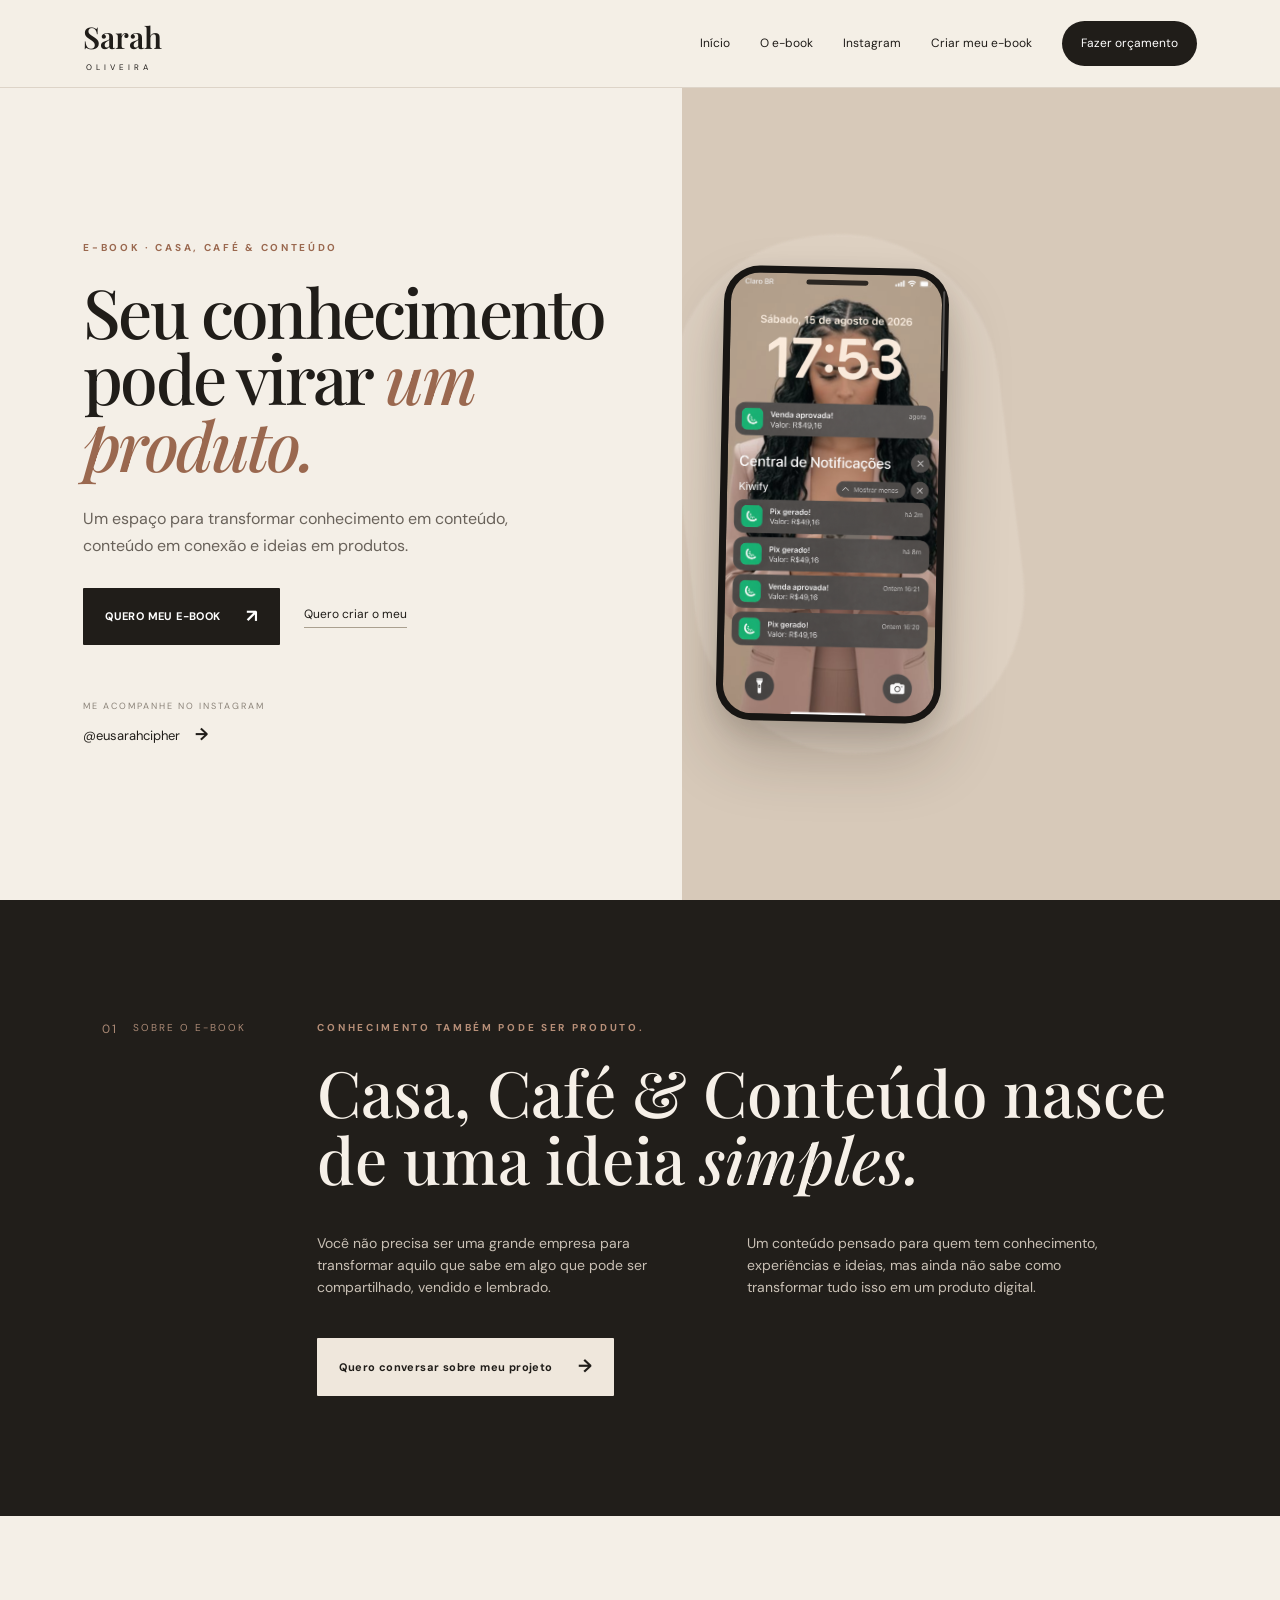
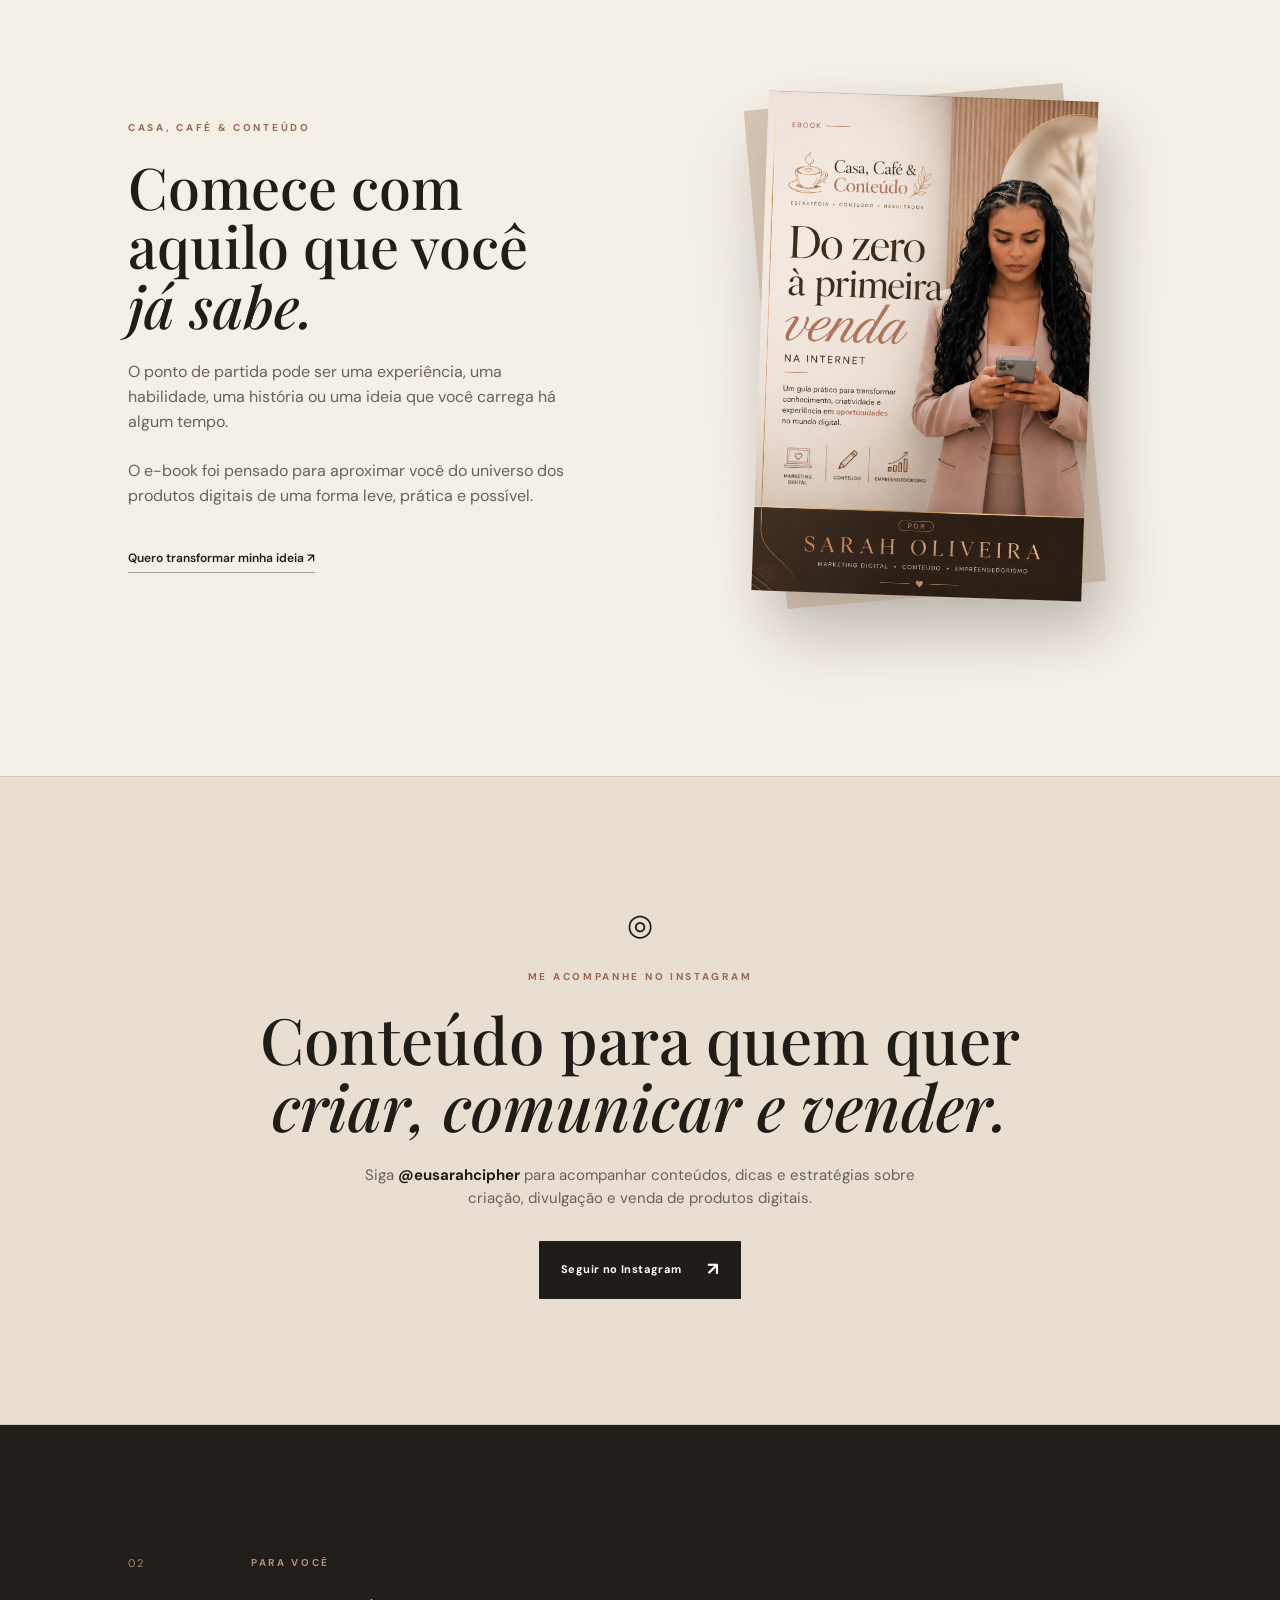
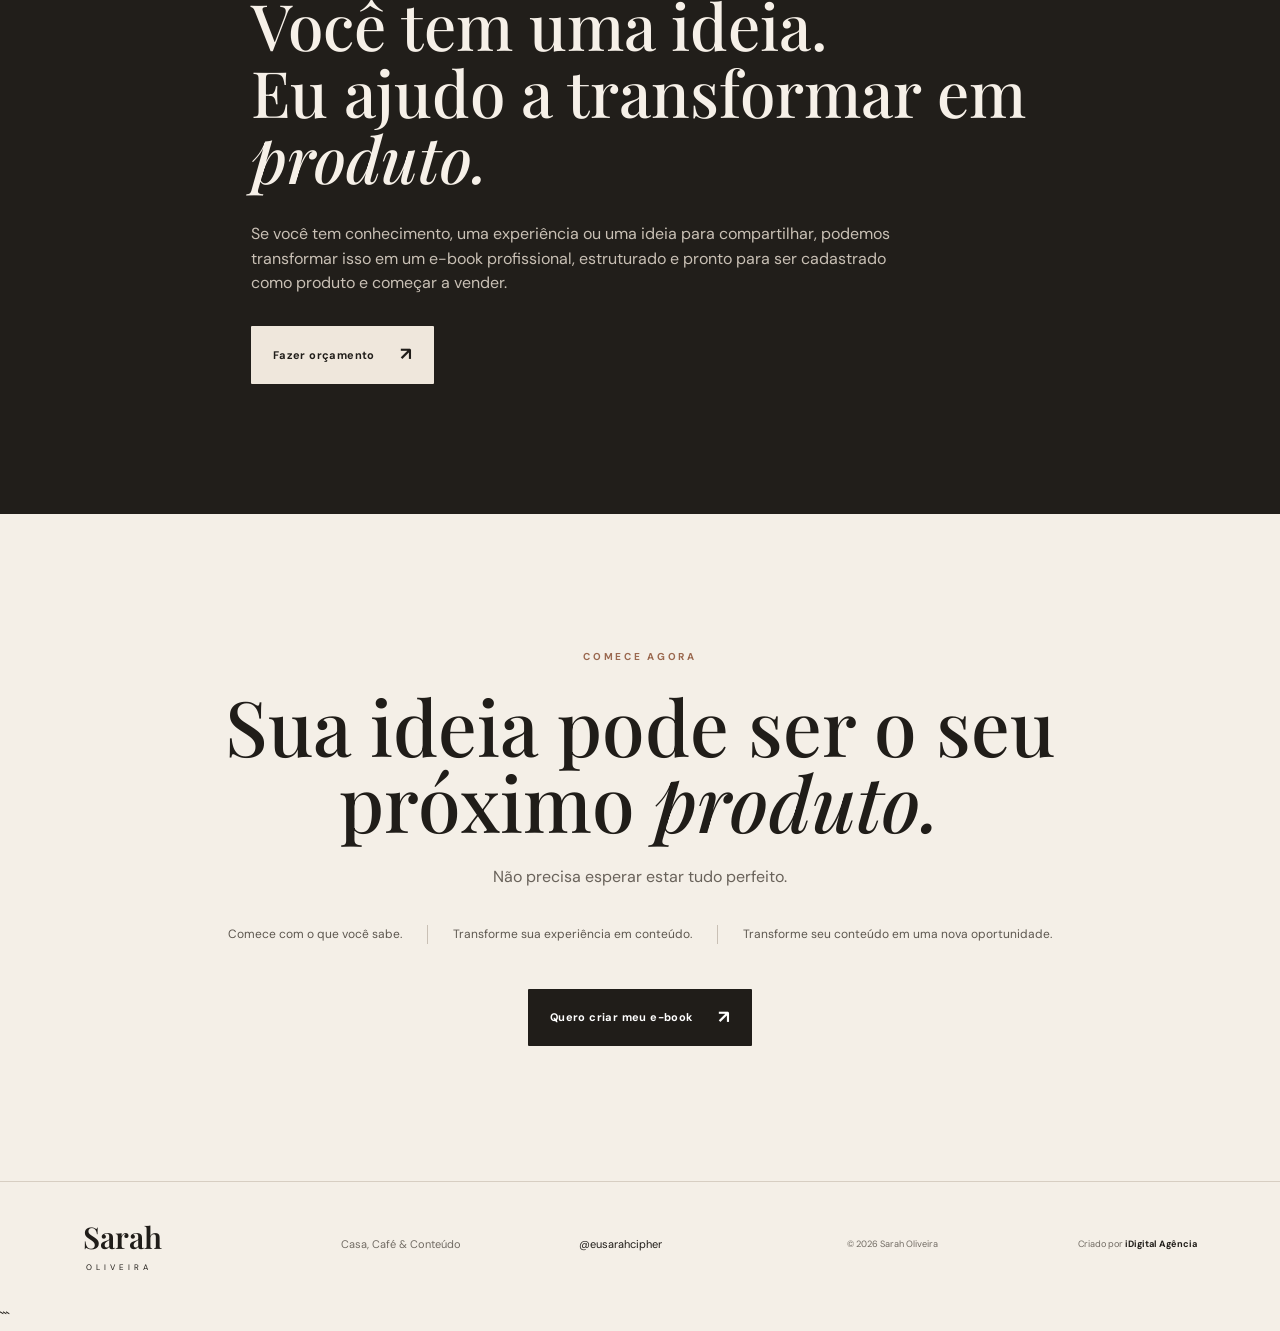
<file: index.html>
<!DOCTYPE html>
<html lang="pt-BR">
<head>
  <meta charset="UTF-8">
  <meta name="viewport" content="width=device-width, initial-scale=1.0">
  <meta name="description" content="Casa, Café & Conteúdo — um e-book para transformar conhecimento em conteúdo, conexão e produtos digitais.">
  <title>Casa, Café & Conteúdo | Sarah Oliveira</title>

  <link rel="preconnect" href="https://fonts.googleapis.com">
  <link rel="preconnect" href="https://fonts.gstatic.com" crossorigin>
  <link href="https://fonts.googleapis.com/css2?family=DM+Sans:wght@400;500;600;700&family=Playfair+Display:ital,wght@0,500;0,600;1,500;1,600&display=swap" rel="stylesheet">

  <link rel="stylesheet" href="style.css">
</head>

<body>

  <!-- =========================
       CABEÇALHO
  ========================== -->
  <header class="site-header">

    <a href="#inicio" class="brand">
      <span>Sarah</span>
      <small>OLIVEIRA</small>
    </a>

    <button class="menu-button" aria-label="Abrir menu" aria-expanded="false">
      <span></span>
      <span></span>
    </button>

    <nav class="nav" aria-label="Navegação principal">
      <a href="#inicio">Início</a>
      <a href="#ebook">O e-book</a>
      <a href="#instagram">Instagram</a>
      <a href="#criar">Criar meu e-book</a>
      <a class="nav-button" href="orcamento.html">Fazer orçamento</a>
    </nav>

  </header>


<!-- =========================
     HERO
========================== -->
<section class="hero" id="inicio">

  <div class="hero-content reveal">

    <p class="kicker">
      E-BOOK · CASA, CAFÉ & CONTEÚDO
    </p>

    <h1>
      Seu conhecimento<br>
      pode virar <i>um produto.</i>
    </h1>

    <p class="hero-lead">
      Um espaço para transformar conhecimento em conteúdo,
      conteúdo em conexão e ideias em produtos.
    </p>

    <div class="hero-actions">

      <a class="button dark" href="https://pay.kiwify.com.br/VkHYacC">
        QUERO MEU E-BOOK <span>↗</span>
      </a>

      <a class="simple-link" href="#criar">
        Quero criar o meu
      </a>

    </div>

    <div class="instagram-mini">

      <span>ME ACOMPANHE NO INSTAGRAM</span>

      <a
        href="https://instagram.com/eusarahcipher"
        target="_blank"
        rel="noopener"
      >
        @eusarahcipher <b>→</b>
      </a>

    </div>

  </div>


  <div class="hero-image reveal">

    <div class="phone-mockup">

      <div class="phone-speaker"></div>

      <img
        src="img/capa-ebook.png"
        alt="Capa do e-book Casa, Café & Conteúdo"
      >

    </div>

  </div>

</section>

    <!-- SOBRE O E-BOOK -->
    <section class="intro-section" id="ebook">

      <div class="intro-label">
        <span>01</span>
        <p>SOBRE O E-BOOK</p>
      </div>

      <div class="intro-copy">

        <p class="kicker">
          CONHECIMENTO TAMBÉM PODE SER PRODUTO.
        </p>

        <h2>
          Casa, Café & Conteúdo nasce de uma ideia
          <i>simples.</i>
        </h2>

        <div class="copy-columns">

          <p>
            Você não precisa ser uma grande empresa para transformar
            aquilo que sabe em algo que pode ser compartilhado,
            vendido e lembrado.
          </p>

          <p>
            Um conteúdo pensado para quem tem conhecimento,
            experiências e ideias, mas ainda não sabe como
            transformar tudo isso em um produto digital.
          </p>

        </div>

        <a href="orcamento.html" class="button light">
          Quero conversar sobre meu projeto <span>→</span>
        </a>

      </div>

    </section>


    <!-- LIVRO -->
    <section class="book-section">

      <div class="book-copy reveal">

        <p class="kicker">
          CASA, CAFÉ & CONTEÚDO
        </p>

        <h2>
          Comece com aquilo que você
          <i>já sabe.</i>
        </h2>

        <p>
          O ponto de partida pode ser uma experiência,
          uma habilidade, uma história ou uma ideia
          que você carrega há algum tempo.
        </p>

        <p>
          O e-book foi pensado para aproximar você do
          universo dos produtos digitais de uma forma
          leve, prática e possível.
        </p>

        <a href="orcamento.html" class="text-arrow">
          Quero transformar minha ideia <span>↗</span>
        </a>

      </div>


      <div class="book-mockup reveal">

        <div class="book-shadow"></div>

        <img
          src="img/capa-ebook1.png"
          alt="Apresentação visual do e-book Casa, Café & Conteúdo"
        >

      </div>

    </section>


    <!-- INSTAGRAM -->
    <section class="instagram-section" id="instagram">

      <div class="insta-icon">
        ◎
      </div>

      <p class="kicker">
        ME ACOMPANHE NO INSTAGRAM
      </p>

      <h2>
        Conteúdo para quem quer<br>
        <i>criar, comunicar e vender.</i>
      </h2>

      <p>
        Siga <strong>@eusarahcipher</strong> para acompanhar
        conteúdos, dicas e estratégias sobre criação,
        divulgação e venda de produtos digitais.
      </p>

      <a
        class="button dark"
        href="https://instagram.com/eusarahcipher"
        target="_blank"
        rel="noopener"
      >
        Seguir no Instagram <span>↗</span>
      </a>

    </section>


    <!-- CRIAR E-BOOK -->
    <section class="create-section" id="criar">

      <div class="create-number">
        02
      </div>

      <div class="create-copy">

        <p class="kicker">
          PARA VOCÊ
        </p>

        <h2>
          Você tem uma ideia.<br>
          Eu ajudo a transformar em
          <i>produto.</i>
        </h2>

        <p>
          Se você tem conhecimento, uma experiência ou
          uma ideia para compartilhar, podemos transformar
          isso em um e-book profissional, estruturado e
          pronto para ser cadastrado como produto e
          começar a vender.
        </p>

        <a href="orcamento.html" class="button light">
          Fazer orçamento <span>↗</span>
        </a>

      </div>

    </section>


    <!-- CTA FINAL -->
    <section class="final-cta">

      <p class="kicker">
        COMECE AGORA
      </p>

      <h2>
        Sua ideia pode ser o seu próximo
        <i>produto.</i>
      </h2>

      <p>
        Não precisa esperar estar tudo perfeito.
      </p>

      <div class="steps">

        <span>
          Comece com o que você sabe.
        </span>

        <span>
          Transforme sua experiência em conteúdo.
        </span>

        <span>
          Transforme seu conteúdo em uma nova oportunidade.
        </span>

      </div>

      <a href="orcamento.html" class="button dark">
        Quero criar meu e-book <span>↗</span>
      </a>

    </section>

  </main>


  <!-- =========================
       RODAPÉ
  ========================== -->
  <footer>

    <div class="brand footer-brand">
      <span>Sarah</span>
      <small>OLIVEIRA</small>
    </div>

    <p>
      Casa, Café & Conteúdo
    </p>

    <a
      href="https://instagram.com/eusarahcipher"
      target="_blank"
      rel="noopener"
    >
      @eusarahcipher
    </a>

    <small>
      © <span id="year"></span> Sarah Oliveira
    </small>

    <small class="created-by">
      Criado por
      <strong>iDigital Agência</strong>
    </small>

  </footer>


  <script src="script.js"></script>

</body>
</html>
```
</file>
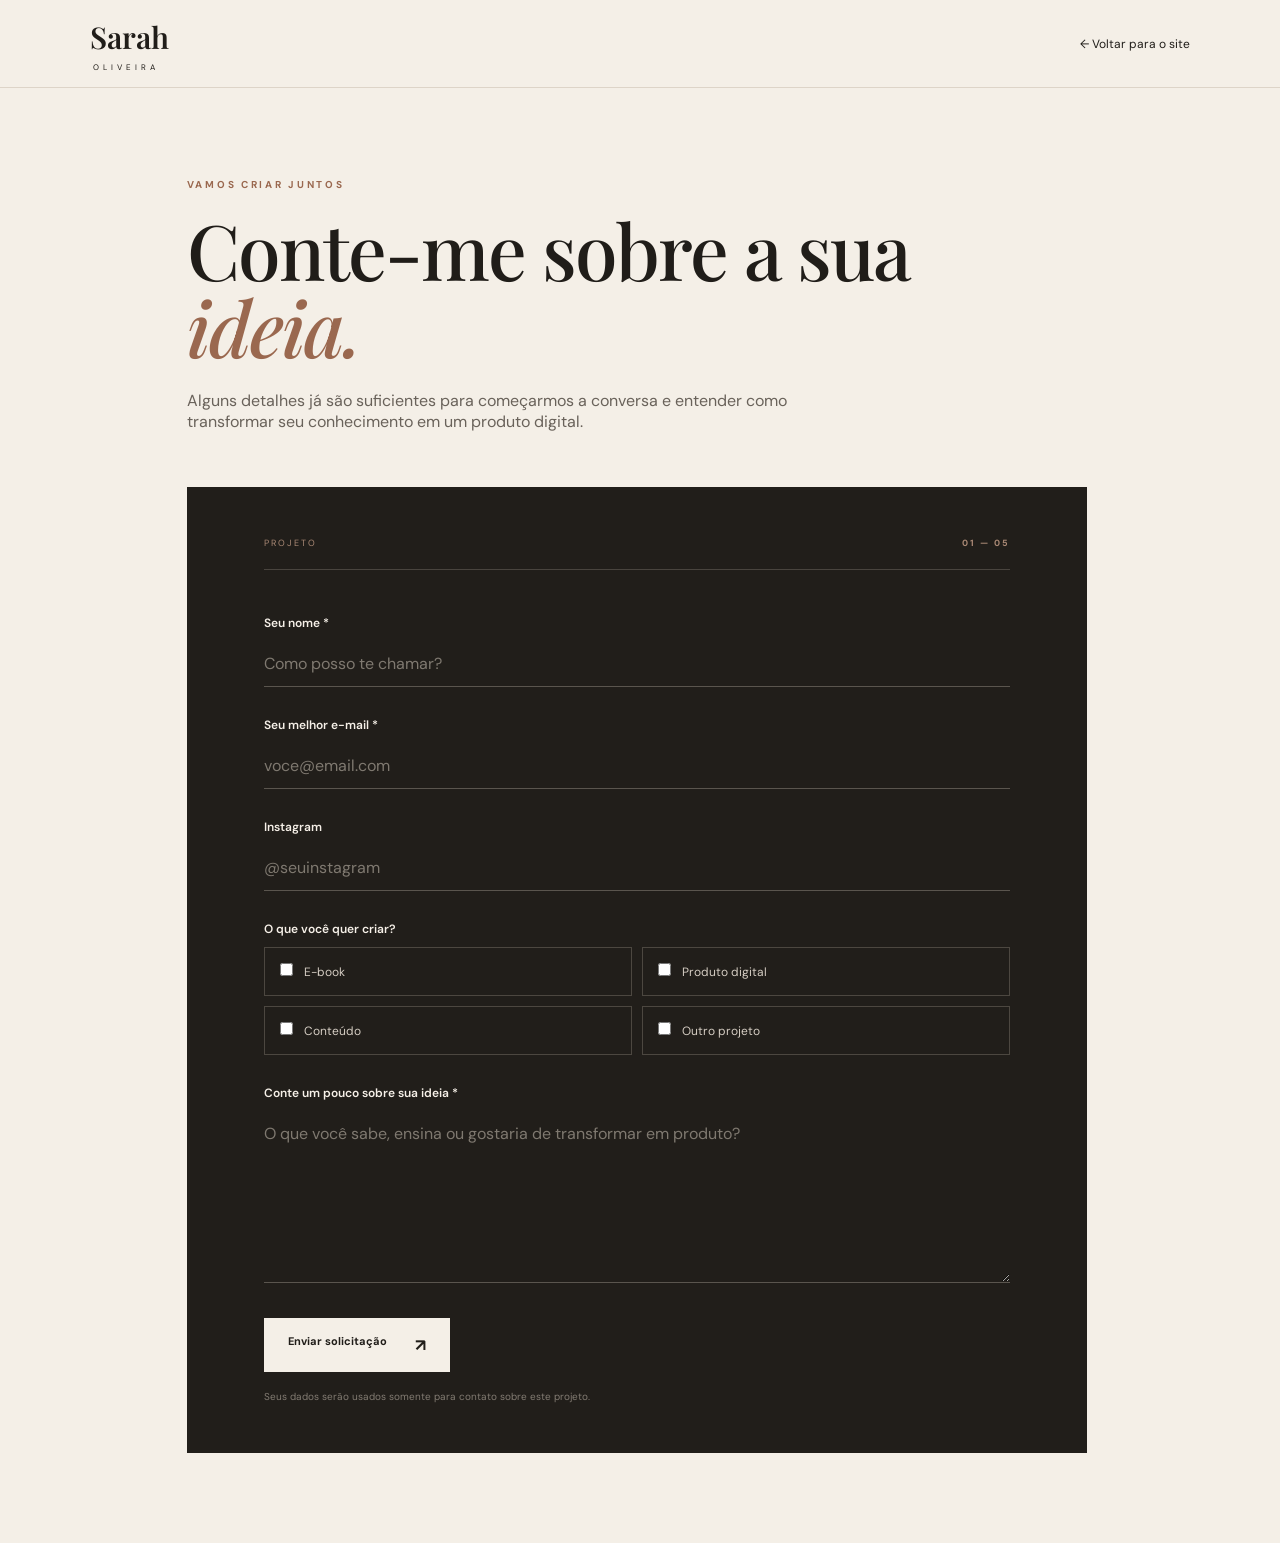
<file: orcamento.html>
<!DOCTYPE html>
<html lang="pt-BR">
<head>
<meta charset="UTF-8"><meta name="viewport" content="width=device-width,initial-scale=1.0">
<title>Fazer orçamento | Sarah Oliveira</title>
<link rel="preconnect" href="https://fonts.googleapis.com"><link rel="preconnect" href="https://fonts.gstatic.com" crossorigin>
<link href="https://fonts.googleapis.com/css2?family=DM+Sans:wght@400;500;600;700&family=Playfair+Display:ital,wght@0,500;0,600;1,500&display=swap" rel="stylesheet">
<link rel="stylesheet" href="orcamento.css">
</head>
<body>
<header><a class="brand" href="index.html"><span>Sarah</span><small>OLIVEIRA</small></a><a class="back" href="index.html">← Voltar para o site</a></header>
<main>
<section class="intro"><p class="kicker">VAMOS CRIAR JUNTOS</p><h1>Conte-me sobre a sua <i>ideia.</i></h1><p>Alguns detalhes já são suficientes para começarmos a conversa e entender como transformar seu conhecimento em um produto digital.</p></section>
<form id="budgetForm" class="form">
<div class="form-top"><span>PROJETO</span><b>01 — 05</b></div>
<div class="field"><label for="nome">Seu nome *</label><input id="nome" name="nome" required placeholder="Como posso te chamar?"></div>
<div class="field"><label for="email">Seu melhor e-mail *</label><input id="email" name="email" type="email" required placeholder="voce@email.com"></div>
<div class="field"><label for="instagram">Instagram</label><input id="instagram" name="instagram" placeholder="@seuinstagram"></div>
<div class="field"><label>O que você quer criar?</label><div class="options"><label><input type="checkbox" name="tipo" value="E-book"> E-book</label><label><input type="checkbox" name="tipo" value="Produto digital"> Produto digital</label><label><input type="checkbox" name="tipo" value="Conteúdo"> Conteúdo</label><label><input type="checkbox" name="tipo" value="Outro projeto"> Outro projeto</label></div></div>
<div class="field"><label for="mensagem">Conte um pouco sobre sua ideia *</label><textarea id="mensagem" name="mensagem" required rows="7" placeholder="O que você sabe, ensina ou gostaria de transformar em produto?"></textarea></div>
<button type="submit" class="submit">Enviar solicitação <span>↗</span></button>
<p class="privacy">Seus dados serão usados somente para contato sobre este projeto.</p>
</form>
<section class="success" id="success" hidden><p class="kicker">TUDO CERTO</p><h2>Sua ideia já deu o primeiro passo.</h2><p>Obrigada! Suas informações foram preparadas e o WhatsApp será aberto para você enviar sua solicitação.</p><a href="index.html">Voltar para Casa, Café & Conteúdo →</a></section>
</main>
<script src="orcamento.js"></script>
</body>
</html>
</file>
<file: style.css>
/* =========================================================
   CASA, CAFÉ & CONTEÚDO
   SARAH OLIVEIRA
   CSS RESPONSIVO
========================================================= */

* {
    box-sizing: border-box;
    margin: 0;
    padding: 0;
}

html {
    scroll-behavior: smooth;
    overflow-x: hidden;
}

body {
    background: #f4efe7;
    color: #201d19;
    font-family: "DM Sans", sans-serif;
    line-height: 1.55;
    overflow-x: hidden;
}

img {
    max-width: 100%;
}

a {
    -webkit-tap-highlight-color: transparent;
}


/* =========================================================
   CABEÇALHO
========================================================= */

.site-header {
    height: 88px;
    padding: 0 6.5vw;

    display: flex;
    align-items: center;
    justify-content: space-between;

    border-bottom: 1px solid #ddd4c8;

    background: rgba(244, 239, 231, 0.96);
    backdrop-filter: blur(14px);

    position: sticky;
    top: 0;
    z-index: 100;
}


/* MARCA */

.brand {
    color: #201d19;
    text-decoration: none;

    display: flex;
    flex-direction: column;

    line-height: 0.85;

    flex-shrink: 0;
}

.brand span {
    font: 600 30px "Playfair Display", serif;
}

.brand small {
    font-size: 8px;
    letter-spacing: 4px;

    margin-left: 3px;
    margin-top: 7px;
}


/* MENU DESKTOP */

.nav {
    display: flex;
    align-items: center;
    gap: 30px;
}

.nav a {
    font-size: 12px;
    color: #201d19;
    text-decoration: none;

    transition: 0.25s ease;
}

.nav a:hover {
    color: #9a684f;
}

.nav-button {
    background: #201d19 !important;
    color: #fff !important;

    padding: 13px 19px;

    border-radius: 30px;
}

.nav-button:hover {
    background: #9a684f !important;
}


/* BOTÃO MOBILE */

.menu-button {
    display: none;

    border: 0;
    background: transparent;

    width: 34px;
    height: 34px;

    cursor: pointer;

    padding: 4px;
}

.menu-button span {
    display: block;

    width: 100%;
    height: 1px;

    background: #201d19;

    margin: 7px 0;

    transition: 0.3s ease;
}


/* =========================================================
   ELEMENTOS GERAIS
========================================================= */

.kicker {
    font-size: 10px;
    letter-spacing: 2.7px;
    font-weight: 700;

    color: #9a684f;

    margin-bottom: 22px;
}

.button {
    display: inline-flex;
    align-items: center;
    justify-content: center;

    gap: 25px;

    min-height: 48px;

    padding: 15px 22px;

    text-decoration: none;

    font-size: 11px;
    letter-spacing: 0.4px;
    font-weight: 700;

    border-radius: 1px;

    transition: 0.25s ease;

    cursor: pointer;
}

.button span {
    font-size: 18px;
}

.button.dark {
    background: #201d19;
    color: #fff;
}

.button.dark:hover {
    background: #9a684f;
    transform: translateY(-2px);
}

.button.light {
    background: #efe7dc;
    color: #201d19;
}

.button.light:hover {
    background: #fff;
    transform: translateY(-2px);
}

.simple-link,
.text-arrow {
    color: #201d19;

    text-decoration: none;

    border-bottom: 1px solid #aaa08f;

    padding-bottom: 4px;

    font-size: 12px;
}

.simple-link:hover,
.text-arrow:hover {
    color: #9a684f;
    border-color: #9a684f;
}


/* =========================================================
   HERO — MOCKUP PROFISSIONAL
========================================================= */

.hero {
    min-height: calc(100vh - 88px);

    display: grid;
    grid-template-columns: 50% 50%;

    padding-left: 6.5vw;

    overflow: hidden;
}


/* =========================================================
   CONTEÚDO DO HERO
========================================================= */

.hero-content {
    display: flex;
    justify-content: center;
    flex-direction: column;

    padding: 65px 5vw 65px 0;

    min-width: 0;

    position: relative;
    z-index: 5;
}

.hero h1 {
    font:
        500 clamp(48px, 5.3vw, 78px) / 0.98
        "Playfair Display", serif;

    letter-spacing: -2.8px;

    max-width: 650px;
}

.hero h1 i {
    font-style: italic;
    color: #9a684f;
}

.hero-lead {
    max-width: 470px;

    color: #69625a;

    font-size: 16px;

    line-height: 1.7;

    margin: 28px 0;
}

.hero-actions {
    display: flex;
    align-items: center;

    gap: 24px;

    flex-wrap: wrap;
}

.instagram-mini {
    margin-top: 55px;

    display: flex;
    flex-direction: column;

    gap: 7px;
}

.instagram-mini span {
    font-size: 9px;

    letter-spacing: 2px;

    color: #8b8379;
}

.instagram-mini a {
    font-size: 13px;

    color: #201d19;

    text-decoration: none;
}

.instagram-mini a:hover {
    color: #9a684f;
}

.instagram-mini b {
    margin-left: 12px;

    font-size: 17px;
}


/* =========================================================
   ÁREA DO MOCKUP
========================================================= */

.hero-image {
    min-height: calc(100vh - 88px);

    position: relative;

    background: #d7c9b9;

    overflow: hidden;

    display: flex;

    align-items: center;

    justify-content: flex-start;

    padding-left: clamp(15px, 3vw, 45px);

    isolation: isolate;
}


/* detalhe de fundo extremamente discreto */

.hero-image::before {
    content: "";

    position: absolute;

    width: 330px;
    height: 520px;

    border-radius: 160px;

    background: rgba(239, 231, 220, 0.28);

    left: 0;

    top: 50%;

    transform:
        translateY(-50%)
        rotate(-7deg);

    z-index: -1;

    filter: blur(1px);
}


/* =========================================================
   MOCKUP DO CELULAR
========================================================= */

.phone-mockup {
    position: relative;

    width: 225px;
    height: 455px;

    padding: 7px;

    background: #171513;

    border-radius: 36px;

    transform: rotate(1.2deg);

    box-shadow:
        0 35px 65px rgba(35, 25, 15, 0.22),
        0 10px 25px rgba(35, 25, 15, 0.12);

    transition:
        transform 0.4s ease,
        box-shadow 0.4s ease;
}


/* tela */

.phone-mockup img {
    width: 100%;
    height: 100%;

    display: block;

    object-fit: cover;

    border-radius: 29px;

    filter: saturate(0.84);
}


/* pequeno acabamento superior */

.phone-speaker {
    position: absolute;

    z-index: 5;

    top: 13px;

    left: 50%;

    width: 62px;
    height: 5px;

    transform: translateX(-50%);

    background: rgba(20, 18, 16, 0.85);

    border-radius: 10px;
}


/* brilho lateral */

.phone-mockup::after {
    content: "";

    position: absolute;

    top: 22px;
    right: 4px;

    width: 2px;
    height: 80px;

    border-radius: 4px;

    background: rgba(255, 255, 255, 0.25);
}


/* hover desktop */

@media (hover: hover) {

    .phone-mockup:hover {
        transform:
            rotate(0deg)
            translateY(-8px);

        box-shadow:
            0 45px 75px rgba(35, 25, 15, 0.26),
            0 15px 30px rgba(35, 25, 15, 0.14);
    }

}


/* =========================================================
   REMOVE ELEMENTOS ANTIGOS
========================================================= */

.image-overlay,
.coffee-details {
    display: none !important;
}


/* =========================================================
   TABLET
========================================================= */

@media (max-width: 1100px) {

    .hero {
        grid-template-columns: 52% 48%;

        padding-left: 5vw;
    }

    .hero-content {
        padding-right: 4vw;
    }

    .hero h1 {
        font-size: clamp(45px, 5.2vw, 68px);
    }

    .hero-image {
        padding-left: 15px;
    }

    .phone-mockup {
        width: 210px;
        height: 425px;
    }

    .hero-image::before {
        width: 300px;
        height: 490px;
    }
}


/* =========================================================
   TABLET / CELULAR
========================================================= */

@media (max-width: 900px) {

    .hero {
        min-height: auto;

        display: flex;

        flex-direction: column;

        padding-left: 0;
    }


    /* texto */

    .hero-content {
        order: 1;

        padding:
            65px
            7vw
            35px;

        min-height: auto;
    }

    .hero h1 {
        font-size: clamp(48px, 9vw, 65px);

        letter-spacing: -2px;
    }

    .hero-lead {
        font-size: 15px;

        margin: 24px 0;
    }

    .instagram-mini {
        margin-top: 40px;
    }


    /* mockup */

    .hero-image {
        order: 2;

        width: 100%;

        min-height: 480px;

        height: 480px;

        padding: 20px 0 45px;

        justify-content: center;

        align-items: center;
    }

    .phone-mockup {
        width: 215px;
        height: 435px;

        border-radius: 34px;
    }

    .phone-mockup img {
        border-radius: 27px;
    }

    .hero-image::before {
        width: 260px;
        height: 450px;

        left: 50%;

        transform:
            translate(-50%, -50%)
            rotate(-5deg);
    }
}


/* =========================================================
   CELULAR
========================================================= */

@media (max-width: 600px) {

    .hero-content {
        padding:
            50px
            7vw
            20px;
    }

    .hero h1 {
        font-size: clamp(43px, 12vw, 56px);

        line-height: 0.99;

        letter-spacing: -1.5px;
    }

    .hero-lead {
        max-width: 100%;

        font-size: 14px;

        line-height: 1.65;

        margin: 22px 0;
    }

    .hero-actions {
        flex-direction: column;

        align-items: flex-start;

        gap: 17px;
    }

    .hero-actions .button {
        width: 100%;
    }

    .instagram-mini {
        margin-top: 35px;
    }


    /* área do celular */

    .hero-image {
        min-height: 420px;

        height: 420px;

        padding:
            5px
            0
            35px;
    }


    /* celular menor */

    .phone-mockup {
        width: 190px;

        height: 385px;

        padding: 6px;

        border-radius: 31px;

        transform: rotate(1deg);
    }

    .phone-mockup img {
        border-radius: 25px;
    }

    .phone-speaker {
        top: 11px;

        width: 52px;

        height: 4px;
    }

    .hero-image::before {
        width: 225px;

        height: 400px;

        border-radius: 120px;
    }
}


/* =========================================================
   CELULARES PEQUENOS
========================================================= */

@media (max-width: 380px) {

    .hero-content {
        padding-top: 42px;
    }

    .hero h1 {
        font-size: 41px;
    }

    .hero-image {
        min-height: 390px;

        height: 390px;

        padding-bottom: 25px;
    }

    .phone-mockup {
        width: 175px;

        height: 355px;

        border-radius: 29px;
    }

    .phone-mockup img {
        border-radius: 23px;
    }

    .hero-image::before {
        width: 205px;

        height: 370px;
    }
}

/* =========================================================
   SOBRE O E-BOOK
========================================================= */

.intro-section {
    background: #211e1a;

    color: #f6f0e8;

    display: grid;

    grid-template-columns: 20% 80%;

    padding: 120px 8vw;
}

.intro-label {
    display: flex;

    gap: 15px;

    color: #aa8975;

    font-size: 10px;

    letter-spacing: 2px;
}

.intro-label span {
    font-size: 12px;
}

.intro-copy {
    max-width: 1000px;
}

.intro-copy .kicker {
    color: #b78f78;
}

.intro-copy h2 {
    font: 500 clamp(40px, 5vw, 68px) / 1.06
        "Playfair Display", serif;

    max-width: 850px;
}

.copy-columns {
    display: grid;

    grid-template-columns: 1fr 1fr;

    gap: 60px;

    margin: 40px 0;

    color: #c9c0b5;

    font-size: 14px;

    max-width: 800px;
}


/* =========================================================
   SEÇÃO DO LIVRO
========================================================= */

.book-section {
    display: grid;

    grid-template-columns: 1fr 1fr;

    align-items: center;

    gap: 9vw;

    padding: 130px 10vw;
}

.book-copy {
    max-width: 560px;
}

.book-copy h2 {
    font: 500 clamp(42px, 4.5vw, 65px) / 1.03
        "Playfair Display", serif;
}

.book-copy > p:not(.kicker) {
    color: #69625a;

    margin: 25px 0;
}

.text-arrow {
    display: inline-block;

    margin-top: 15px;

    font-weight: 600;
}


/* MOCKUP */

.book-mockup {
    height: 600px;

    display: flex;

    align-items: center;
    justify-content: center;

    position: relative;

    min-width: 0;
}

.book-mockup::before {
    content: "";

    position: absolute;

    width: 320px;
    height: 500px;

    background: #d6c5b3;

    transform: rotate(-5deg);

    box-shadow:
        0 35px 70px rgba(40, 30, 20, 0.12);
}

.book-mockup img {
    position: relative;

    width: 330px;
    height: 500px;

    object-fit: cover;

    box-shadow:
        18px 28px 55px rgba(40, 30, 20, 0.18);

    transform: rotate(2deg);
}


/* =========================================================
   INSTAGRAM
========================================================= */

.instagram-section {
    text-align: center;

    padding: 125px 20px;

    background: #e8ded2;

    border-top: 1px solid #d5c8ba;
    border-bottom: 1px solid #d5c8ba;
}

.insta-icon {
    font-size: 30px;

    margin-bottom: 20px;
}

.instagram-section h2 {
    font: 500 clamp(40px, 5vw, 68px) / 1.04
        "Playfair Display", serif;
}

.instagram-section > p:not(.kicker) {
    max-width: 590px;

    margin: 25px auto 30px;

    color: #69625a;

    font-size: 15px;
}

.instagram-section strong {
    color: #201d19;
}


/* =========================================================
   CRIAR E-BOOK
========================================================= */

.create-section {
    background: #211e1a;

    color: #f6f0e8;

    padding: 130px 10vw;

    display: grid;

    grid-template-columns: 12% 88%;

    align-items: start;
}

.create-number {
    color: #aa8975;

    font-size: 11px;

    letter-spacing: 2px;
}

.create-copy {
    max-width: 900px;
}

.create-copy .kicker {
    color: #b78f78;
}

.create-copy h2 {
    font: 500 clamp(42px, 5vw, 70px) / 1.04
        "Playfair Display", serif;
}

.create-copy > p:not(.kicker) {
    color: #c9c0b5;

    max-width: 650px;

    margin: 30px 0;
}


/* =========================================================
   CTA FINAL
========================================================= */

.final-cta {
    text-align: center;

    padding: 135px 7vw;
}

.final-cta h2 {
    font: 500 clamp(45px, 6vw, 82px) / 1
        "Playfair Display", serif;

    max-width: 900px;

    margin: auto;
}

.final-cta > p:not(.kicker) {
    color: #69625a;

    margin: 25px 0;
}

.steps {
    display: flex;

    justify-content: center;

    gap: 0;

    margin: 35px auto 45px;

    max-width: 1000px;
}

.steps span {
    padding: 0 25px;

    border-right: 1px solid #c9c0b5;

    font-size: 12px;

    color: #5d574f;
}

.steps span:last-child {
    border: 0;
}


/* =========================================================
   RODAPÉ
========================================================= */

footer {
    border-top: 1px solid #d7cec2;

    padding: 35px 6.5vw;

    display: grid;

    grid-template-columns:
        1fr
        1fr
        1fr
        1fr
        1.2fr;

    align-items: center;

    gap: 20px;

    font-size: 11px;

    color: #716b63;
}

footer .footer-brand {
    color: #201d19;
}

footer p {
    text-align: center;
}

footer > a {
    text-align: center;

    color: #201d19;

    text-decoration: none;
}

footer > a:hover {
    color: #9a684f;
}

footer > small {
    text-align: right;
}

footer .created-by {
    text-align: right;
}

footer .created-by strong {
    color: #201d19;
}


/* =========================================================
   ANIMAÇÃO
========================================================= */

.reveal {
    opacity: 0;

    transform: translateY(25px);

    transition: 0.8s ease;
}

.reveal.visible {
    opacity: 1;

    transform: none;
}


/* =========================================================
   TABLET
========================================================= */

@media (max-width: 1100px) {

    .site-header {
        padding: 0 5vw;
    }

    .nav {
        gap: 18px;
    }

    .hero {
        grid-template-columns: 50% 50%;

        padding-left: 5vw;
    }

    .hero-content {
        padding-right: 5vw;
    }

    .hero h1 {
        font-size: clamp(45px, 5vw, 68px);
    }

    .book-section {
        gap: 5vw;

        padding-left: 7vw;
        padding-right: 7vw;
    }

    footer {
        padding-left: 5vw;
        padding-right: 5vw;
    }
}


/* =========================================================
   TABLET / MENU MOBILE
========================================================= */

@media (max-width: 900px) {

    .site-header {
        height: 78px;

        padding: 0 6vw;
    }

    .menu-button {
        display: block;
    }

    .nav {
        display: none;

        position: absolute;

        top: 78px;
        left: 0;
        right: 0;

        padding: 25px 6vw;

        background: #f4efe7;

        flex-direction: column;

        align-items: stretch;

        gap: 0;

        border-bottom: 1px solid #ddd4c8;

        box-shadow:
            0 15px 30px rgba(30, 20, 10, 0.08);
    }

    .nav.open {
        display: flex;
    }

    .nav a {
        padding: 14px 0;

        font-size: 13px;

        border-bottom: 1px solid #e0d8ce;
    }

    .nav a:last-child {
        border-bottom: 0;
    }

    .nav-button {
        margin-top: 10px;

        padding: 14px 18px !important;

        text-align: center;

        border-radius: 30px;
    }


    /* HERO */

    .hero {
        min-height: auto;

        display: grid;

        grid-template-columns: 1fr;

        padding-left: 0;
    }

    .hero-content {
        min-height: auto;

        padding: 80px 7vw;

        order: 1;
    }

    .hero-image {
        order: 2;

        min-height: 600px;

        height: 65vh;
    }

    .hero h1 {
        font-size: clamp(48px, 8vw, 70px);

        letter-spacing: -1.8px;
    }


    /* SOBRE */

    .intro-section {
        grid-template-columns: 1fr;

        gap: 35px;

        padding: 90px 7vw;
    }


    /* LIVRO */

    .book-section {
        grid-template-columns: 1fr;

        gap: 50px;

        padding: 100px 7vw;
    }

    .book-copy {
        max-width: 700px;
    }

    .book-mockup {
        height: 550px;
    }


    /* CRIAR */

    .create-section {
        grid-template-columns: 1fr;

        gap: 30px;

        padding: 100px 7vw;
    }


    /* CTA */

    .final-cta {
        padding: 100px 7vw;
    }


    /* RODAPÉ */

    footer {
        grid-template-columns: 1fr 1fr;

        gap: 25px;

        padding: 40px 7vw;
    }

    footer p,
    footer > a,
    footer > small,
    footer .created-by {
        text-align: left;
    }
}


/* =========================================================
   CELULAR
========================================================= */

@media (max-width: 600px) {

    /* CABEÇALHO */

    .site-header {
        height: 72px;

        padding: 0 6vw;
    }

    .brand span {
        font-size: 26px;
    }

    .brand small {
        font-size: 7px;

        letter-spacing: 3.5px;
    }

    .nav {
        top: 72px;

        padding: 20px 6vw;
    }


    /* HERO */

    .hero-content {
        padding: 65px 7vw 60px;
    }

    .kicker {
        font-size: 9px;

        letter-spacing: 2px;

        margin-bottom: 18px;
    }

    .hero h1 {
        font-size: clamp(43px, 13vw, 58px);

        line-height: 0.99;

        letter-spacing: -1.5px;
    }

    .hero-lead {
        font-size: 15px;

        margin: 25px 0;
    }

    .hero-actions {
        align-items: flex-start;

        flex-direction: column;

        gap: 18px;
    }

    .button {
        width: 100%;

        min-height: 50px;
    }

    .simple-link {
        margin-left: 2px;
    }

    .instagram-mini {
        margin-top: 50px;
    }


    /* IMAGEM */

    .hero-image {
        min-height: 430px;

        height: 62vh;

        max-height: 600px;
    }

    .coffee-details {
        left: 20px;
        right: 20px;
        bottom: 20px;

        font-size: 7px;

        letter-spacing: 1.5px;
    }


    /* SOBRE */

    .intro-section {
        padding: 75px 7vw;
    }

    .intro-label {
        font-size: 9px;
    }

    .intro-copy h2 {
        font-size: clamp(37px, 11vw, 52px);

        line-height: 1.05;
    }

    .copy-columns {
        grid-template-columns: 1fr;

        gap: 20px;

        margin: 30px 0;
    }

    .copy-columns p {
        font-size: 14px;
    }


    /* LIVRO */

    .book-section {
        padding: 75px 7vw;
    }

    .book-copy h2 {
        font-size: clamp(38px, 11vw, 54px);
    }

    .book-copy > p:not(.kicker) {
        font-size: 14px;

        margin: 20px 0;
    }

    .book-mockup {
        height: 440px;
    }

    .book-mockup::before {
        width: 220px;
        height: 350px;
    }

    .book-mockup img {
        width: 230px;
        height: 350px;
    }


    /* INSTAGRAM */

    .instagram-section {
        padding: 85px 7vw;
    }

    .instagram-section h2 {
        font-size: clamp(37px, 11vw, 54px);
    }

    .instagram-section > p:not(.kicker) {
        font-size: 14px;
    }


    /* CRIAR */

    .create-section {
        padding: 80px 7vw;
    }

    .create-copy h2 {
        font-size: clamp(38px, 11vw, 55px);
    }

    .create-copy > p:not(.kicker) {
        font-size: 14px;

        margin: 25px 0;
    }


    /* CTA */

    .final-cta {
        padding: 85px 7vw;
    }

    .final-cta h2 {
        font-size: clamp(42px, 12vw, 60px);
    }

    .steps {
        flex-direction: column;

        gap: 16px;

        margin: 30px auto 40px;
    }

    .steps span {
        border: 0;

        padding: 0;

        font-size: 12px;
    }


    /* RODAPÉ */

    footer {
        grid-template-columns: 1fr;

        gap: 18px;

        padding: 40px 7vw;

        text-align: center;
    }

    footer p,
    footer > a,
    footer > small,
    footer .created-by {
        text-align: center;
    }

    footer .footer-brand {
        align-items: center;
    }

}


/* =========================================================
   CELULARES MUITO PEQUENOS
========================================================= */

@media (max-width: 380px) {

    .hero h1 {
        font-size: 42px;
    }

    .intro-copy h2,
    .book-copy h2,
    .instagram-section h2,
    .create-copy h2 {
        font-size: 38px;
    }

    .final-cta h2 {
        font-size: 42px;
    }

    .hero-image {
        min-height: 380px;
    }

    .book-mockup {
        height: 400px;
    }

    .book-mockup::before {
        width: 195px;
        height: 310px;
    }

    .book-mockup img {
        width: 205px;
        height: 310px;
    }
}


/* =========================================================
   ACESSIBILIDADE / TOQUE
========================================================= */

@media (hover: none) {

    .button:hover {
        transform: none;
    }

    .nav a:hover {
        color: inherit;
    }
}


/* Evita problemas de zoom horizontal em alguns celulares */

@supports (width: 100dvw) {

    body {
        max-width: 100dvw;
    }
}
</file>
<file: orcamento.css>
*{box-sizing:border-box;margin:0;padding:0}body{background:#f4efe7;color:#201d19;font-family:"DM Sans",sans-serif}header{height:88px;padding:0 7vw;display:flex;align-items:center;justify-content:space-between;border-bottom:1px solid #ddd4c8}.brand{display:flex;flex-direction:column;text-decoration:none;color:#201d19;line-height:.85}.brand span{font:600 30px "Playfair Display",serif}.brand small{font-size:8px;letter-spacing:4px;margin:7px 0 0 3px}.back{font-size:12px;color:#201d19;text-decoration:none}main{max-width:1060px;margin:auto;padding:90px 6vw}.intro{max-width:760px;margin-bottom:55px}.kicker{font-size:10px;letter-spacing:2.7px;font-weight:700;color:#9a684f;margin-bottom:20px}.intro h1{font:500 clamp(48px,6vw,78px)/1 "Playfair Display",serif;letter-spacing:-2px}.intro h1 i{font-style:italic;color:#9a684f}.intro>p:last-child{max-width:620px;color:#69625a;margin-top:25px;font-size:16px}.form{background:#211e1a;color:#f6f0e8;padding:50px 6vw;max-width:900px}.form-top{display:flex;justify-content:space-between;border-bottom:1px solid #49443e;padding-bottom:20px;margin-bottom:45px;font-size:9px;letter-spacing:2px;color:#aa8975}.field{margin-bottom:30px}.field>label{display:block;font-size:12px;font-weight:600;margin-bottom:10px}.field input:not([type=checkbox]),.field textarea{width:100%;background:transparent;border:0;border-bottom:1px solid #5a554e;color:#fff;padding:12px 0;font:inherit;outline:none}.field input:not([type=checkbox])::placeholder,.field textarea::placeholder{color:#7f7970}.field input:not([type=checkbox]):focus,.field textarea:focus{border-color:#b78f78}.options{display:grid;grid-template-columns:1fr 1fr;gap:10px}.options label{border:1px solid #4c4740;padding:15px;color:#d5cdc3;font-size:12px}.options input{margin-right:8px}.submit{border:0;background:#f4efe7;color:#201d19;padding:16px 24px;font:700 11px "DM Sans";cursor:pointer;display:inline-flex;gap:28px}.submit span{font-size:17px}.privacy{font-size:10px;color:#837c73;margin-top:18px}.success{background:#e8ded2;padding:50px;max-width:900px}.success h2{font:500 48px "Playfair Display",serif}.success p:not(.kicker){color:#69625a;margin:20px 0}.success a{color:#9a684f}@media(max-width:650px){main{padding:65px 5vw}.form{padding:35px 25px}.options{grid-template-columns:1fr}.success{padding:35px}.success h2{font-size:38px}}
</file>
